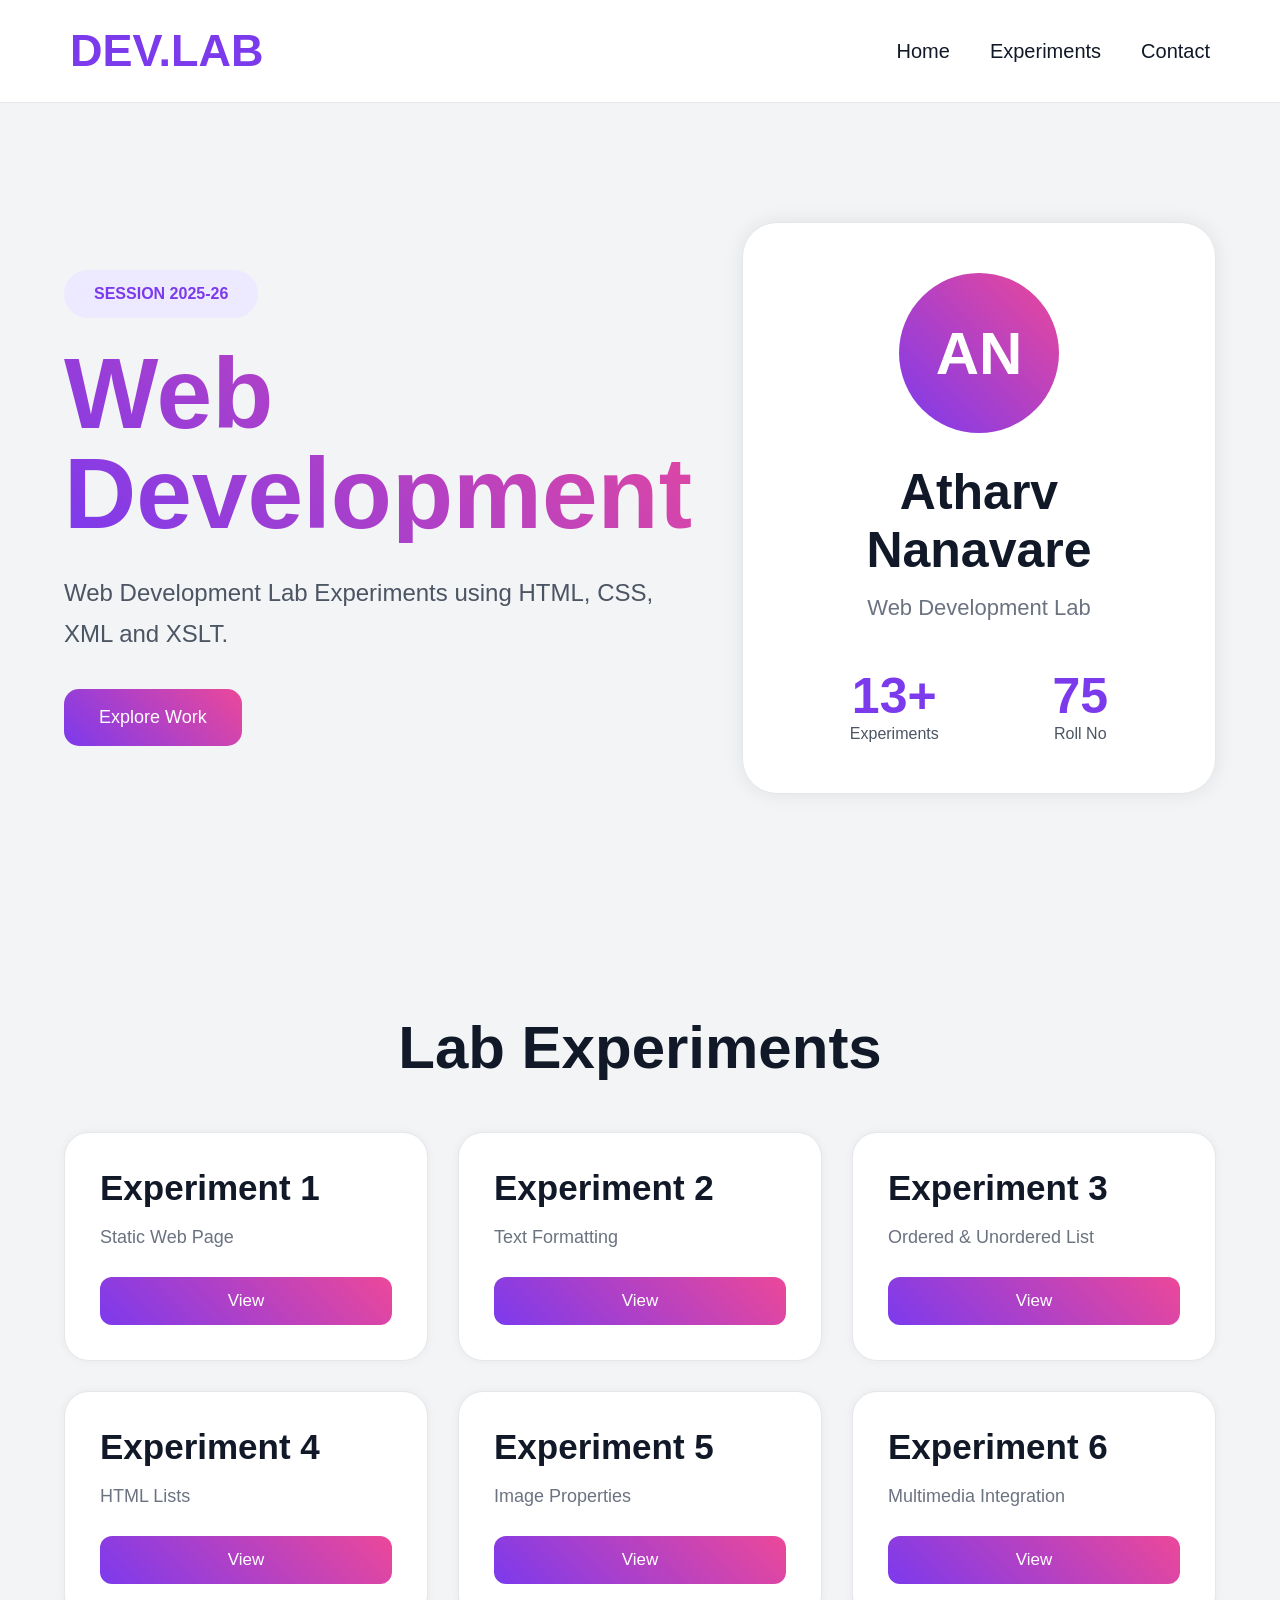
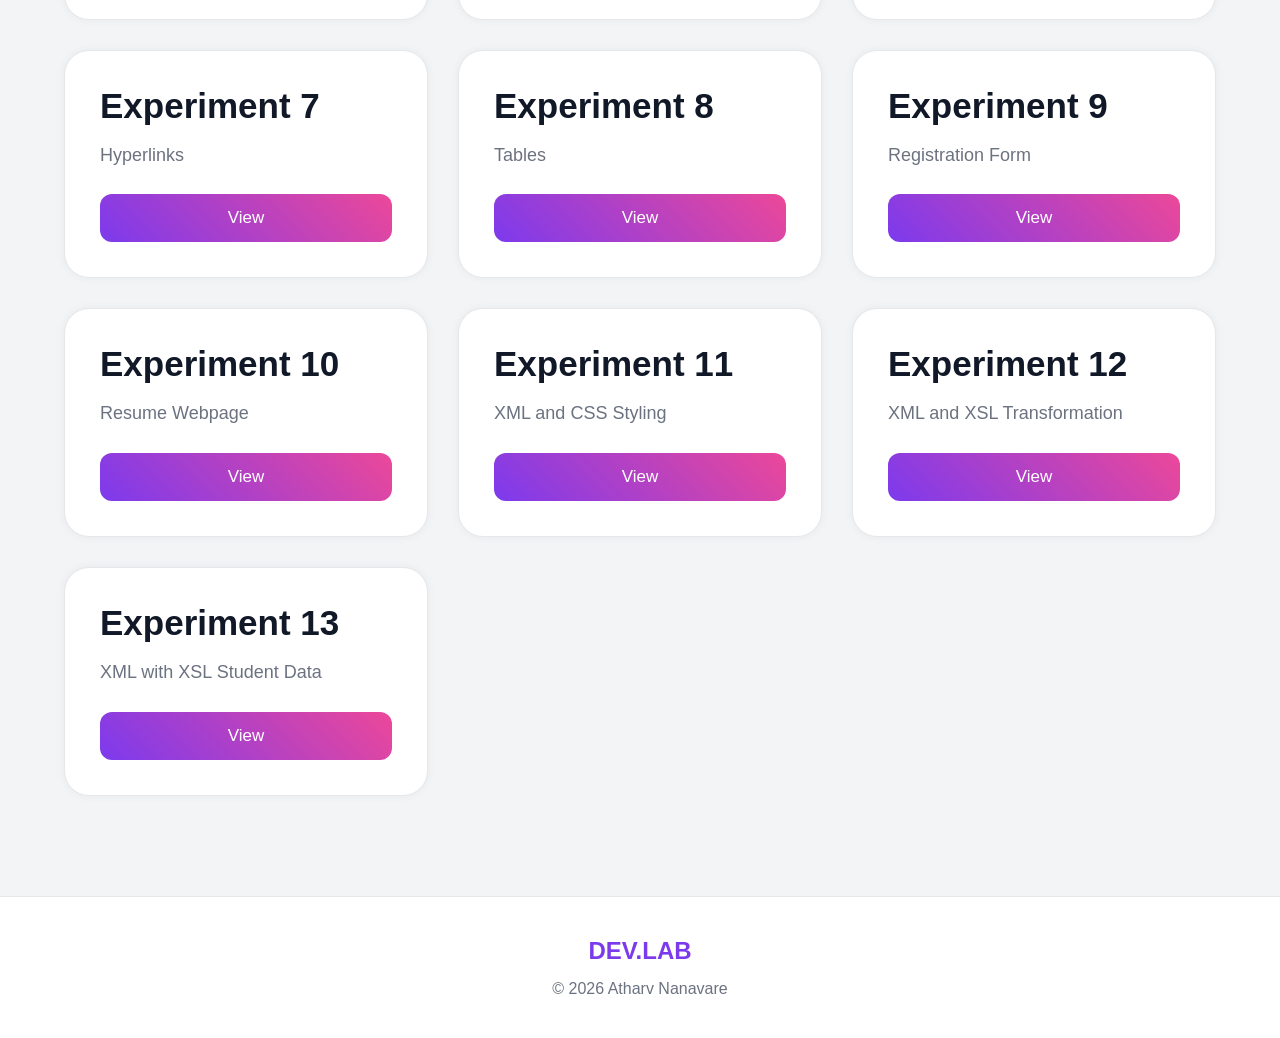
<file: index.html>
<!DOCTYPE html>
<html lang="en">

<head>

    <meta charset="UTF-8">

    <meta name="viewport"
    content="width=device-width, initial-scale=1.0">

    <title>DEV.LAB Portfolio</title>

    <style>

        *{
            margin:0;
            padding:0;
            box-sizing:border-box;
            scroll-behavior:smooth;
        }

        body{

            font-family:Arial,sans-serif;

            background:#f3f4f6;

            color:#111827;
        }

        /* NAVBAR */

        .navbar{

            display:flex;

            justify-content:space-between;

            align-items:center;

            padding:25px 70px;

            background:white;

            border-bottom:1px solid #e5e7eb;

            position:sticky;

            top:0;

            z-index:1000;
        }

        .navbar h1{

            font-size:45px;

            color:#7c3aed;
        }

        .navbar ul{

            display:flex;

            list-style:none;

            gap:40px;
        }

        .navbar a{

            color:#111827;

            text-decoration:none;

            font-size:20px;

            transition:0.3s;
        }

        .navbar a:hover{

            color:#7c3aed;
        }

        /* HERO */

        .hero{

            width:90%;

            margin:auto;

            min-height:90vh;

            display:grid;

            grid-template-columns:1fr 1fr;

            align-items:center;

            gap:50px;
        }

        .badge{

            background:#ede9fe;

            padding:15px 30px;

            border-radius:50px;

            display:inline-block;

            margin-bottom:25px;

            color:#7c3aed;

            font-weight:bold;
        }

        .hero h1{

            font-size:100px;

            line-height:1;

            background:
            linear-gradient(45deg,#7c3aed,#ec4899);

            -webkit-background-clip:text;

            -webkit-text-fill-color:transparent;
        }

        .hero p{

            font-size:24px;

            margin-top:30px;

            color:#4b5563;

            line-height:1.7;
        }

        .hero button{

            margin-top:35px;

            padding:18px 35px;

            border:none;

            border-radius:15px;

            font-size:18px;

            cursor:pointer;

            color:white;

            background:
            linear-gradient(45deg,#7c3aed,#ec4899);

            transition:0.3s;
        }

        .hero button:hover{

            transform:
            translateY(-5px);
        }

        /* PROFILE CARD */

        .profile-card{

            background:white;

            padding:50px;

            border-radius:35px;

            text-align:center;

            border:1px solid #e5e7eb;

            box-shadow:
            0 0 20px rgba(0,0,0,0.08);

            transition:0.3s;
        }

        .profile-card:hover{

            transform:
            translateY(-10px);
        }

        .circle{

            width:160px;

            height:160px;

            border-radius:50%;

            margin:auto;

            background:
            linear-gradient(45deg,#7c3aed,#ec4899);

            display:flex;

            justify-content:center;

            align-items:center;

            font-size:60px;

            font-weight:bold;

            color:white;
        }

        .profile-card h2{

            margin-top:30px;

            font-size:50px;

            color:#111827;
        }

        .profile-card p{

            margin-top:10px;

            color:#6b7280;

            font-size:22px;
        }

        /* STATS */

        .stats{

            display:flex;

            justify-content:space-around;

            margin-top:40px;
        }

        .stats h3{

            font-size:50px;

            color:#7c3aed;
        }

        .stats span{

            color:#4b5563;
        }

        /* EXPERIMENTS */

        .experiments{

            width:90%;

            margin:100px auto;
        }

        .experiments h2{

            font-size:60px;

            margin-bottom:50px;

            text-align:center;

            color:#111827;
        }

        /* CARDS */

        .card-container{

            display:grid;

            grid-template-columns:
            repeat(auto-fit,minmax(280px,1fr));

            gap:30px;
        }

        .card{

            background:white;

            padding:35px;

            border-radius:25px;

            border:1px solid #e5e7eb;

            box-shadow:
            0 0 10px rgba(0,0,0,0.05);

            transition:0.3s;
        }

        .card:hover{

            transform:
            translateY(-10px);

            box-shadow:
            0 0 20px rgba(124,58,237,0.2);
        }

        .card h3{

            font-size:35px;

            color:#111827;
        }

        .card p{

            margin-top:15px;

            color:#6b7280;

            font-size:18px;

            line-height:1.6;
        }

        .card button{

            margin-top:25px;

            width:100%;

            padding:14px;

            border:none;

            border-radius:12px;

            cursor:pointer;

            font-size:17px;

            color:white;

            background:
            linear-gradient(45deg,#7c3aed,#ec4899);

            transition:0.3s;
        }

        .card button:hover{

            transform:scale(1.03);
        }

        /* FOOTER */

        footer{

            text-align:center;

            padding:40px;

            background:white;

            border-top:1px solid #e5e7eb;

            color:#6b7280;
        }

        footer h2{

            color:#7c3aed;

            margin-bottom:15px;
        }

        /* RESPONSIVE */

        @media(max-width:900px){

            .hero{

                grid-template-columns:1fr;

                text-align:center;
            }

            .hero h1{

                font-size:65px;
            }

            .navbar{

                flex-direction:column;

                gap:20px;
            }

            .navbar ul{

                gap:20px;
            }

            .profile-card h2{

                font-size:35px;
            }

            .experiments h2{

                font-size:45px;
            }
        }

    </style>

</head>

<body>

<nav class="navbar">

    <h1>

        DEV.LAB

    </h1>

    <ul>

        <li><a href="#">Home</a></li>

        <li><a href="#experiments">Experiments</a></li>

        <li><a href="#contact">Contact</a></li>

    </ul>

</nav>

<section class="hero">

    <div class="hero-text">

        <span class="badge">

            SESSION 2025-26

        </span>

        <h1>

            Web Development

        </h1>

        <p>

            Web Development Lab Experiments
            using HTML, CSS, XML and XSLT.

        </p>

        <a href="#experiments">

            <button>

                Explore Work

            </button>

        </a>

    </div>

    <div class="profile-card">

        <div class="circle">

            AN

        </div>

        <h2>

            Atharv Nanavare

        </h2>

        <p>

            Web Development Lab

        </p>

        <div class="stats">

            <div>

                <h3>13+</h3>

                <span>Experiments</span>

            </div>

            <div>

                <h3>75</h3>

                <span>Roll No</span>

            </div>

        </div>

    </div>

</section>

<section
class="experiments"
id="experiments">

    <h2>

        Lab Experiments

    </h2>

    <div class="card-container">

        <div class="card">
            <h3>Experiment 1</h3>
            <p>Static Web Page</p>
            <a href="Ex no 1.html">
                <button>View</button>
            </a>
        </div>

        <div class="card">
            <h3>Experiment 2</h3>
            <p>Text Formatting</p>
            <a href="EX NO 2.html">
                <button>View</button>
            </a>
        </div>

        <div class="card">
            <h3>Experiment 3</h3>
            <p>Ordered & Unordered List</p>
            <a href="EX NO 3.html">
                <button>View</button>
            </a>
        </div>

        <div class="card">
            <h3>Experiment 4</h3>
            <p>HTML Lists</p>
            <a href="EX NO 4.html">
                <button>View</button>
            </a>
        </div>

        <div class="card">
            <h3>Experiment 5</h3>
            <p>Image Properties</p>
            <a href="EX NO 5.html">
                <button>View</button>
            </a>
        </div>

        <div class="card">
            <h3>Experiment 6</h3>
            <p>Multimedia Integration</p>
            <a href="EX NO 6.html">
                <button>View</button>
            </a>
        </div>

        <div class="card">
            <h3>Experiment 7</h3>
            <p>Hyperlinks</p>
            <a href="EX NO 7.html">
                <button>View</button>
            </a>
        </div>

        <div class="card">
            <h3>Experiment 8</h3>
            <p>Tables</p>
            <a href="EX NO 8.html">
                <button>View</button>
            </a>
        </div>

        <div class="card">
            <h3>Experiment 9</h3>
            <p>Registration Form</p>
            <a href="EX NO 9.html">
                <button>View</button>
            </a>
        </div>

        <div class="card">
            <h3>Experiment 10</h3>
            <p>Resume Webpage</p>
            <a href="EX NO 10.html">
                <button>View</button>
            </a>
        </div>

        <div class="card">
            <h3>Experiment 11</h3>
            <p>XML and CSS Styling</p>
            <a href="Ex no 11/books.xml">
                <button>View</button>
            </a>
        </div>

        <div class="card">
            <h3>Experiment 12</h3>
            <p>XML and XSL Transformation</p>
            <a href="Exp no 12/catout.html">
                <button>View</button>
            </a>
        </div>

        <div class="card">
            <h3>Experiment 13</h3>
            <p>XML with XSL Student Data</p>
            <a href="Exp no 13/student.xml">
                <button>View</button>
            </a>
        </div>

    </div>

</section>

<footer id="contact">

    <h2>

        DEV.LAB

    </h2>

    <p>

        © 2026 Atharv Nanavare

    </p>

</footer>

</body>

</html>
</file>
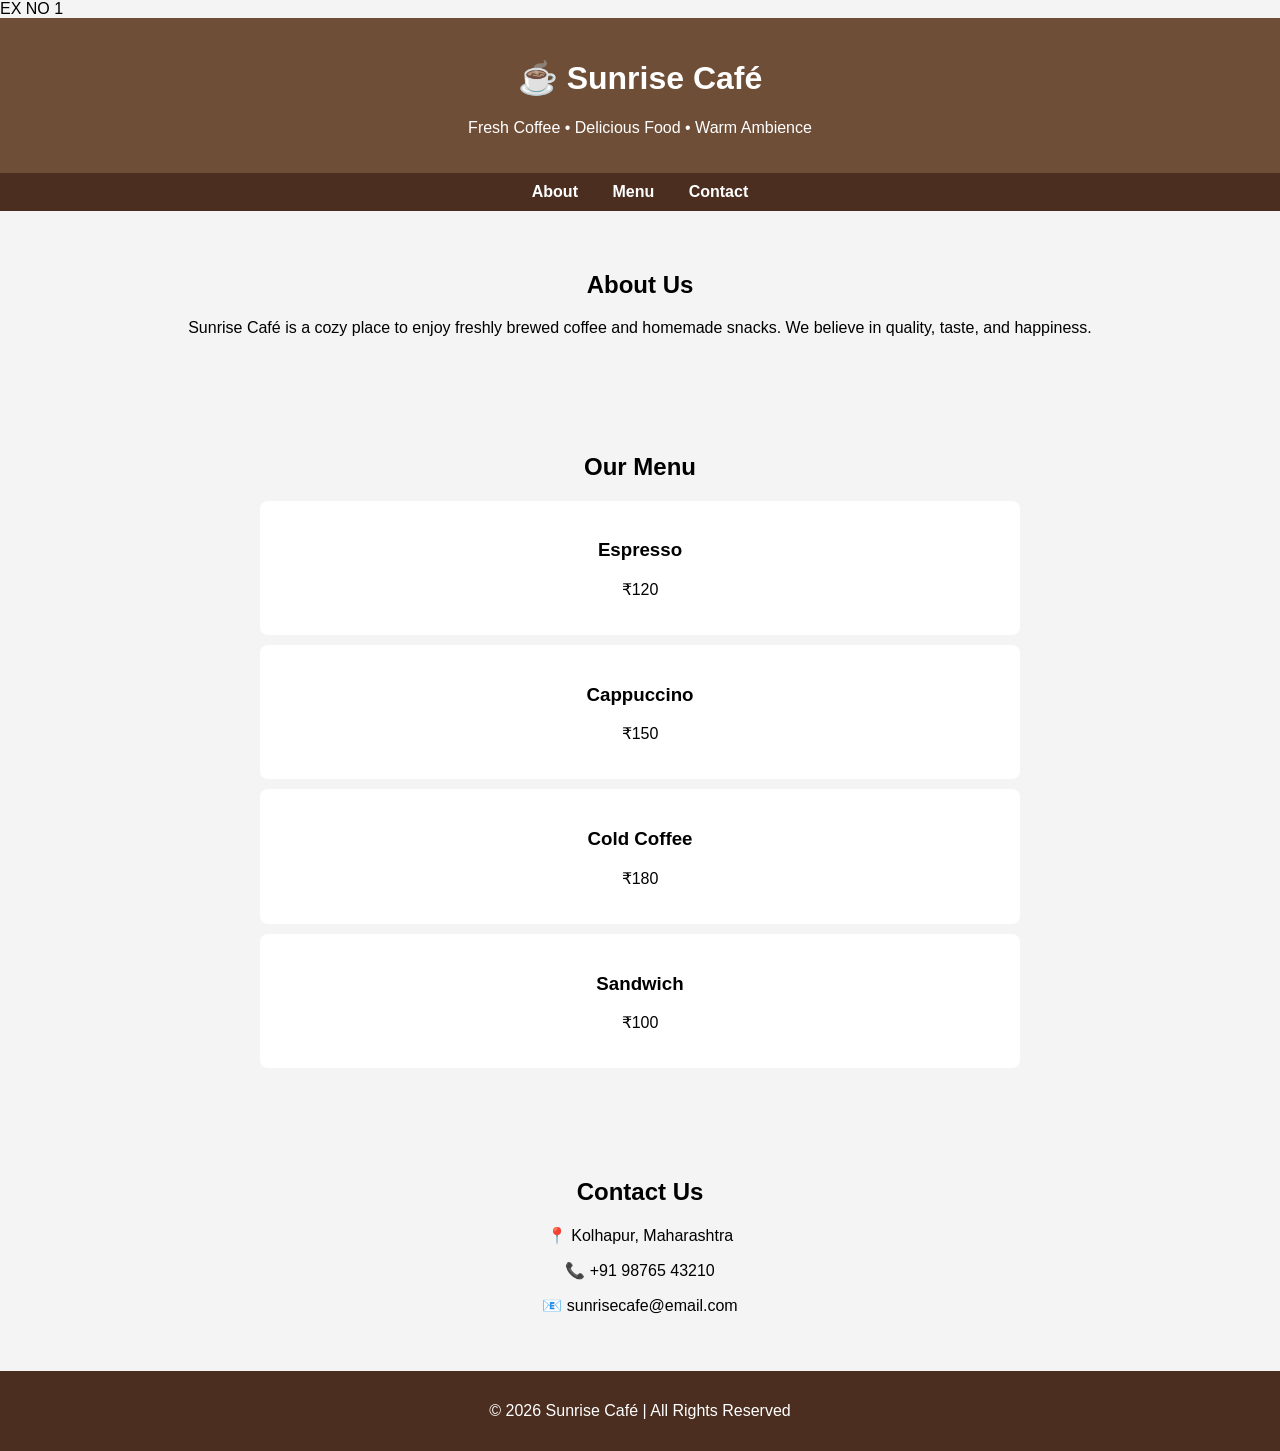
<file: Ex no 1.html>
EX NO 1
<!DOCTYPE html>
<html lang="en">
<head>
    <meta charset="UTF-8">
    <title>Sunrise Café</title>
    <style>
        body {
            margin: 0;
            font-family: Arial, sans-serif;
            background-color: #f4f4f4;
        }
        header {
            background: #6f4e37;
            color: white;
            padding: 20px;
            text-align: center;
        }
        nav {
            background: #4b2e20;
            padding: 10px;
            text-align: center;
        }
        nav a {
            color: white;
            margin: 15px;
            text-decoration: none;
            font-weight: bold;
        }
        section {
            padding: 40px;
            text-align: center;
        }
        .menu-item {
            background: white;
            padding: 20px;
            margin: 10px auto;
            width: 60%;
            border-radius: 8px;
        }
        footer {
            background: #4b2e20;
            color: white;
            text-align: center;
            padding: 15px;
        }
    </style>
</head>

<body>

<header>
    <h1>☕ Sunrise Café</h1>
    <p>Fresh Coffee • Delicious Food • Warm Ambience</p>
</header>

<nav>
    <a href="#about">About</a>
    <a href="#menu">Menu</a>
    <a href="#contact">Contact</a>
</nav>

<section id="about">
    <h2>About Us</h2>
    <p>Sunrise Café is a cozy place to enjoy freshly brewed coffee and homemade snacks.
       We believe in quality, taste, and happiness.</p>
</section>

<section id="menu">
    <h2>Our Menu</h2>

    <div class="menu-item">
        <h3>Espresso</h3>
        <p>₹120</p>
    </div>

    <div class="menu-item">
        <h3>Cappuccino</h3>
        <p>₹150</p>
    </div>

    <div class="menu-item">
        <h3>Cold Coffee</h3>
        <p>₹180</p>
    </div>

    <div class="menu-item">
        <h3>Sandwich</h3>
        <p>₹100</p>
    </div>
</section>

<section id="contact">
    <h2>Contact Us</h2>
    <p>📍 Kolhapur, Maharashtra</p>
    <p>📞 +91 98765 43210</p>
    <p>📧 sunrisecafe@email.com</p>
</section>

<footer>
    <p>© 2026 Sunrise Café | All Rights Reserved</p>
</footer>

</body>
</html>
</file>
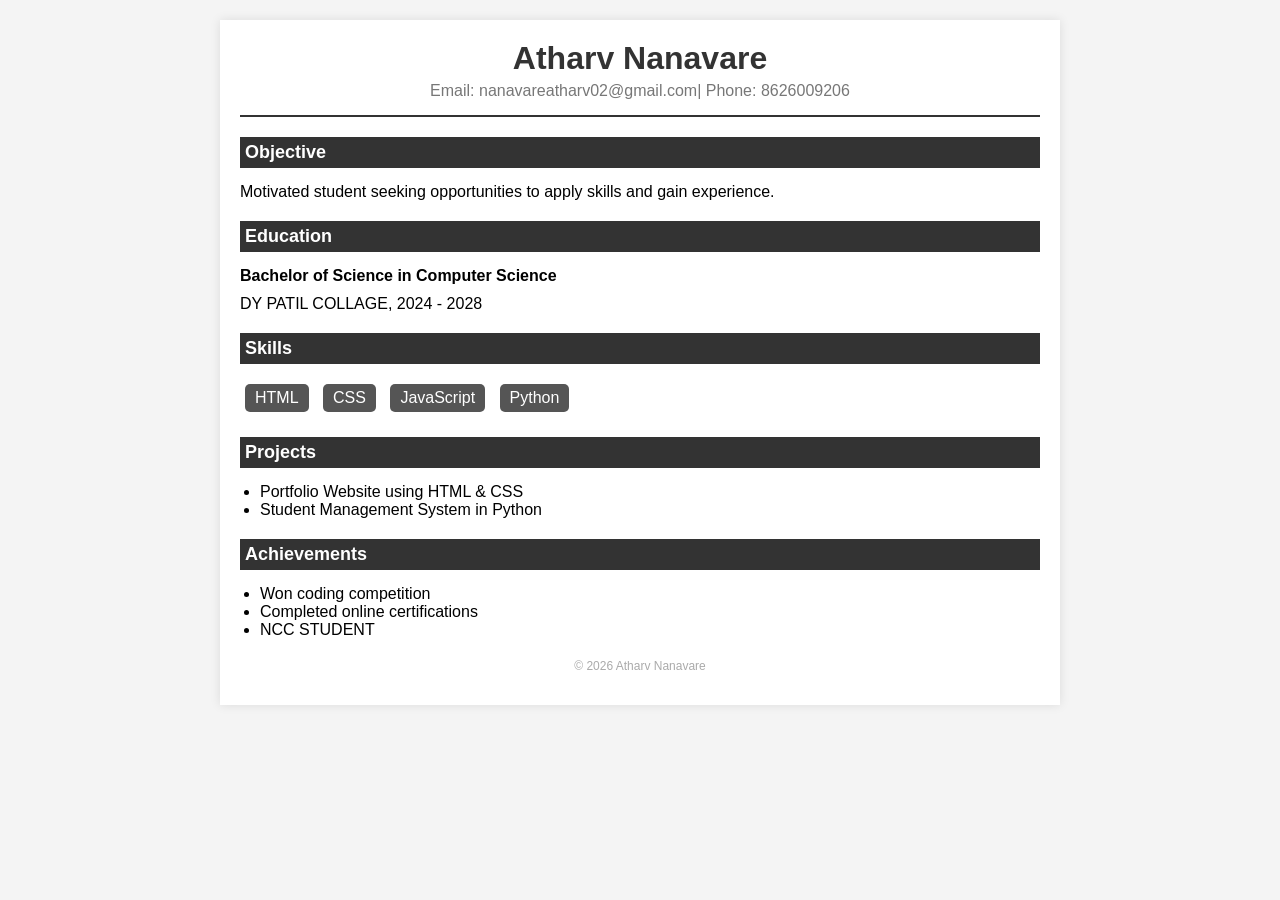
<file: EX NO 10.html>
<!DOCTYPE html>
<html lang="en">
<head>
    <meta charset="UTF-8">
    <title>Student Resume</title>
    <style>
        body {
            font-family: Arial, sans-serif;
            margin: 0;
            padding: 0;
            background-color: #f4f4f4;
        }

        .container {
            width: 800px;
            margin: 20px auto;
            background: #fff;
            padding: 20px;
            box-shadow: 0 0 10px rgba(0,0,0,0.1);
        }

        .header {
            text-align: center;
            border-bottom: 2px solid #333;
            padding-bottom: 10px;
        }

        .header h1 {
            margin: 0;
            color: #333;
        }

        .header p {
            margin: 5px 0;
            color: #777;
        }

        .section {
            margin: 20px 0;
        }

        .section h2 {
            background: #333;
            color: #fff;
            padding: 5px;
            font-size: 18px;
        }

        .section p, .section ul {
            margin: 10px 0;
        }

        ul {
            padding-left: 20px;
        }

        .skills span {
            display: inline-block;
            background: #555;
            color: #fff;
            padding: 5px 10px;
            margin: 5px;
            border-radius: 5px;
        }

        .footer {
            text-align: center;
            font-size: 12px;
            color: #aaa;
            margin-top: 20px;
        }
    </style>
</head>
<body>

<div class="container">
    <div class="header">
        <h1>Atharv Nanavare</h1>
        <p>Email: nanavareatharv02@gmail.com| Phone: 8626009206</p>
    </div>

    <div class="section">
        <h2>Objective</h2>
        <p>Motivated student seeking opportunities to apply skills and gain experience.</p>
    </div>

    <div class="section">
        <h2>Education</h2>
        <p><strong>Bachelor of Science in Computer Science</strong></p>
        <p>DY PATIL COLLAGE, 2024 - 2028</p>
    </div>

    <div class="section">
        <h2>Skills</h2>
        <div class="skills">
            <span>HTML</span>
            <span>CSS</span>
            <span>JavaScript</span>
            <span>Python</span>
        </div>
    </div>

    <div class="section">
        <h2>Projects</h2>
        <ul>
            <li>Portfolio Website using HTML & CSS</li>
            <li>Student Management System in Python</li>
        </ul>
    </div>

    <div class="section">
        <h2>Achievements</h2>
        <ul>
            <li>Won coding competition</li>
            <li>Completed online certifications</li>
            <li> NCC STUDENT</li>
        </ul>
    </div>

    <div class="footer">
        <p>© 2026 Atharv Nanavare</p>
    </div>
</div>

</body>
</html>
</file>
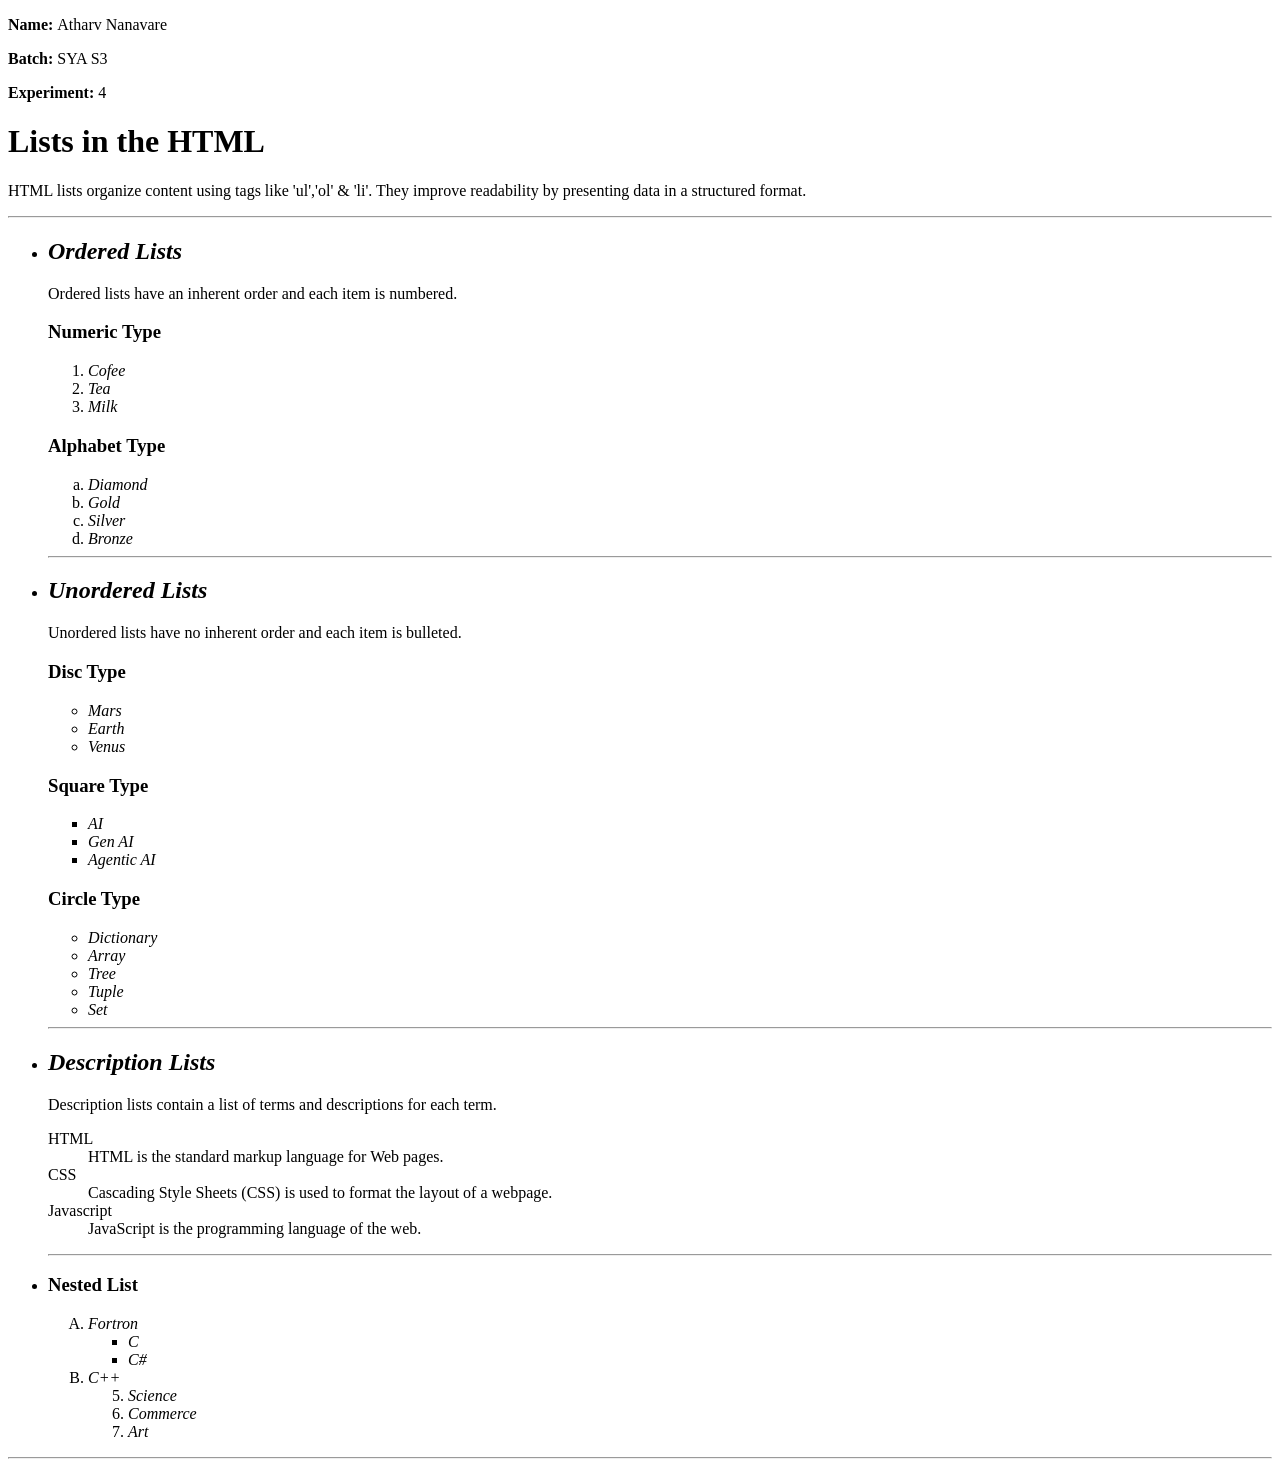
<file: EX NO 4.html>
<!DOCTYPE html>
<html lang="en">
    <head>
        <title>
            Lists in the HTML
        </title>
    </head>
    <body>
      <p><b>Name: </b>Atharv Nanavare</p>
      <p><b>Batch: </b>SYA S3</p>
      <p><b>Experiment: </b>4</p>
        <h1>Lists in the HTML</h1>
        <p>HTML lists organize content using tags like 'ul','ol' & 'li'. They improve readability by presenting data in a structured format. </p>
        <hr>
        <ul><li><h2><em>Ordered Lists</em></h2></li>
        <p> Ordered lists have an inherent order and each item is numbered.</p>
        <h3>Numeric Type</h3>
        <ol>
            <li><i>Cofee</i></li>
            <li><i>Tea</i></li>
            <li><i>Milk</i></li>
        </ol>
        <h3>Alphabet Type</h3>
        <ol type="a">
            <li><i>Diamond</i></li>
            <li><i>Gold</i></li>
            <li><i>Silver</i></li>
            <li><i>Bronze</i></li>
        </ol>
        <hr>
        <li><h2><em>Unordered Lists</em></h2></li>
        <p>Unordered lists have no inherent order and each item is bulleted.</p>
        <h3>Disc Type</h3>
        <ul>
            <li><i>Mars</i></li>
             <li><i>Earth</i></li>
              <li><i>Venus</i></li>
        </ul>
        <h3>Square Type</h3>
        <ul type=square>
              <li><i>AI</i></li>
               <li><i>Gen AI</i></li>
                <li><i>Agentic AI</i></li>
        </ul>
        <h3>Circle Type</h3>
        <ul type=circle>
             <li><i>Dictionary</i></li>
             <li><i>Array</i></li>
             <li><i>Tree</i></li>
             <li><i>Tuple</i></li>
              <li><i>Set</i></li> 
        </ul>
        <hr>
        <li><h2><em>Description Lists</em></h2></li>
        <p>Description lists contain a list of terms and descriptions for each term.</p>
        <dl>
            <dt>HTML</dt>
            <dd>HTML is the standard markup language for Web pages.</dd>
            <dt>CSS</dt>
            <dd>Cascading Style Sheets (CSS) is used to format the layout of a webpage.</dd>
            <dt>Javascript</dt>
            <dd>JavaScript is the programming language of the web.</dd>
        </dl>
<hr>
        <li><h3><b>Nested List</b></h3></li>
         <ol type="A">
            <li><i>Fortron</i></li>
            <ul><li><i>C</i></li>
            <li><i>C#</i></li></ul>
            <li><i>C++</i></li>
        
        <ol type=1 start=5>
            <li><i>Science</i></li>
             <li><i>Commerce</i></li>
              <li><i>Art</i></li>
        </ol>
        </ol>
        </ul>
        <hr>
    </body>
</html>
</file>
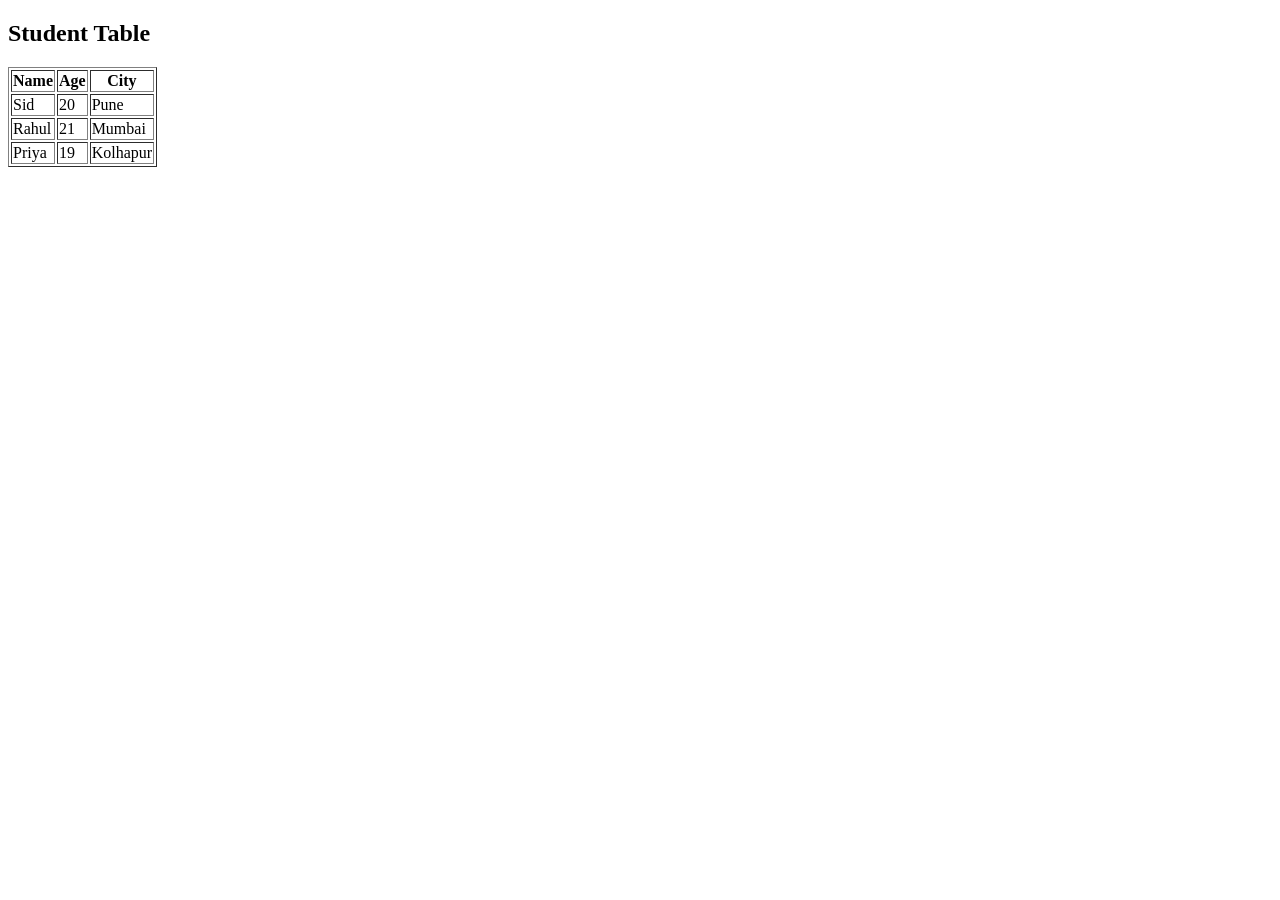
<file: EX NO 8.html>
<!DOCTYPE html>
<html>
<head>
    <title>Table Example</title>
</head>
<body>

<h2>Student Table</h2>

<table border="1">
    <tr>
        <th>Name</th>
        <th>Age</th>
        <th>City</th>
    </tr>

    <tr>
        <td>Sid</td>
        <td>20</td>
        <td>Pune</td>
    </tr>

    <tr>
        <td>Rahul</td>
        <td>21</td>
        <td>Mumbai</td>
    </tr>

    <tr>
        <td>Priya</td>
        <td>19</td>
        <td>Kolhapur</td>
    </tr>

</table>

</body>
</html>
</file>
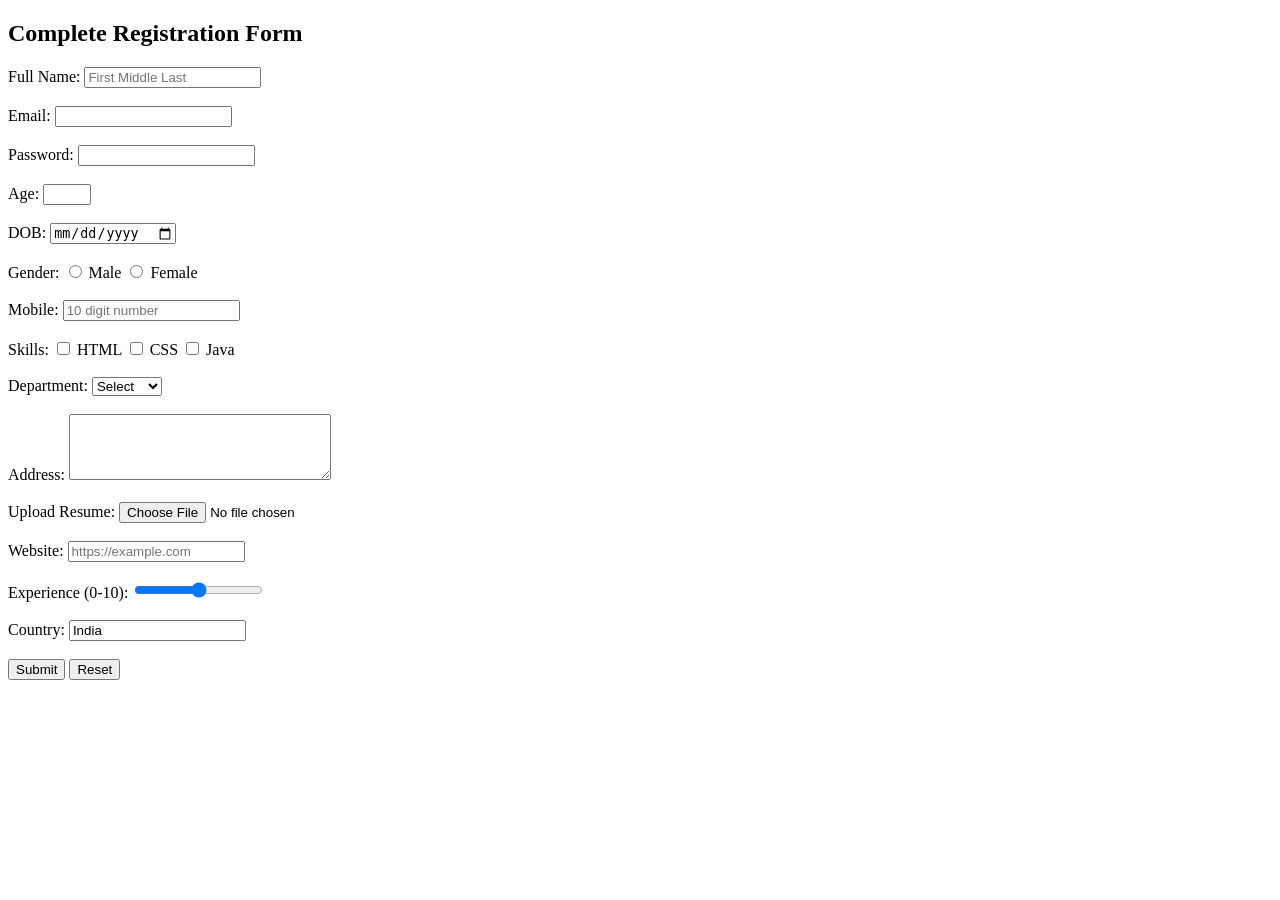
<file: EX NO 9.html>
<!DOCTYPE html>
<html>
<head>
    <title>Validated Form</title>
</head>
<body>

<h2>Complete Registration Form</h2>

<form action="submit.php" method="post">

    <!-- Full Name (First Middle Last) -->
    Full Name:
    <input type="text" name="fullname" 
    placeholder="First Middle Last"
    pattern="[A-Za-z]{3,} [A-Za-z]{3,} [A-Za-z]{3,}" 
    title="Enter First Middle Last name (min 3 letters each)" 
    required>
    <br><br>

    <!-- Email -->
    Email:
    <input type="email" name="email" required>
    <br><br>

    <!-- Password -->
    Password:
    <input type="password" name="password" 
    minlength="6" maxlength="12" required>
    <br><br>

    <!-- Age -->
    Age:
    <input type="number" name="age" min="18" max="60" required>
    <br><br>

    <!-- Date -->
    DOB:
    <input type="date" name="dob" required>
    <br><br>

    <!-- Gender -->
    Gender:
    <input type="radio" name="gender" value="male" required> Male
    <input type="radio" name="gender" value="female"> Female
    <br><br>

    <!-- Mobile Number (10 digits) -->
    Mobile:
    <input type="tel" name="phone" 
    pattern="[0-9]{10}" 
    maxlength="10"
    placeholder="10 digit number"
    title="Enter exactly 10 digits"
    required>
    <br><br>

    <!-- Skills (at least one required using required in first checkbox) -->
    Skills:
    <input type="checkbox" name="skill" value="html" required> HTML
    <input type="checkbox" name="skill" value="css"> CSS
    <input type="checkbox" name="skill" value="java"> Java
    <br><br>

    <!-- Department -->
    Department:
    <select name="dept" required>
        <option value="">Select</option>
        <option>HR</option>
        <option>IT</option>
        <option>Finance</option>
    </select>
    <br><br>

    <!-- Address -->
    Address:
    <textarea name="address" rows="4" cols="30" required></textarea>
    <br><br>

    <!-- File Upload -->
    Upload Resume:
    <input type="file" name="file" accept=".pdf,.doc,.docx" required>
    <br><br>

    <!-- Website -->
    Website:
    <input type="url" name="website" placeholder="https://example.com">
    <br><br>

    <!-- Experience -->
    Experience (0-10):
    <input type="range" name="exp" min="0" max="10">
    <br><br>

    <!-- Country -->
    Country:
    <input type="text" value="India" readonly>
    <br><br>

    <!-- Hidden -->
    <input type="hidden" name="userid" value="101">

    <!-- Buttons -->
    <input type="submit" value="Submit">
    <input type="reset" value="Reset">

</form>

</body>
</html>
</file>
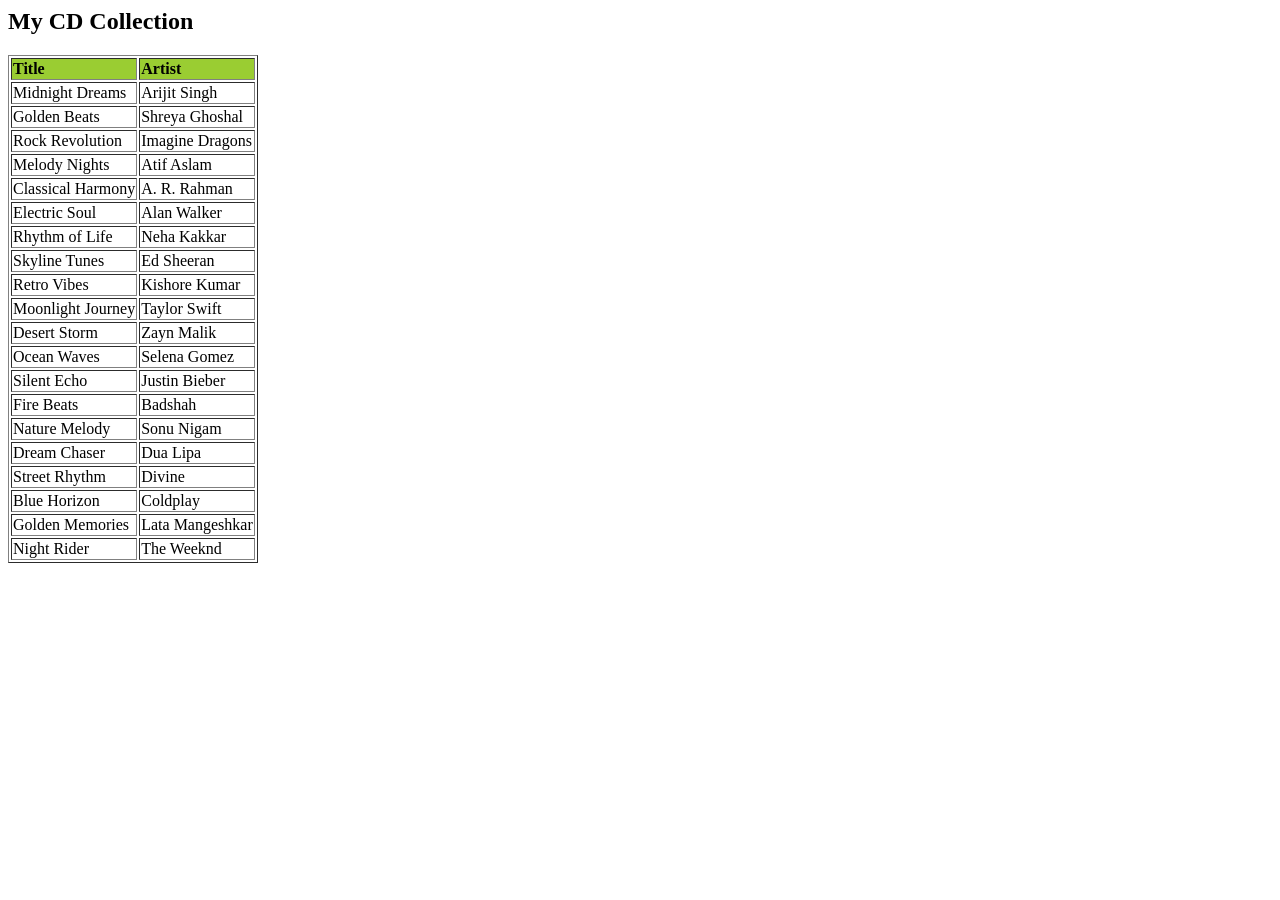
<file: Exp no 12/catout.html>
<html>
  <body>

    <h2>My CD Collection</h2>

    <table border="1">

      <tr bgcolor="#9acd32">
        <th style="text-align:left">Title</th>
        <th style="text-align:left">Artist</th>
      </tr>

      <tr>
        <td>Midnight Dreams</td>
        <td>Arijit Singh</td>
      </tr>

      <tr>
        <td>Golden Beats</td>
        <td>Shreya Ghoshal</td>
      </tr>

      <tr>
        <td>Rock Revolution</td>
        <td>Imagine Dragons</td>
      </tr>

      <tr>
        <td>Melody Nights</td>
        <td>Atif Aslam</td>
      </tr>

      <tr>
        <td>Classical Harmony</td>
        <td>A. R. Rahman</td>
      </tr>

      <tr>
        <td>Electric Soul</td>
        <td>Alan Walker</td>
      </tr>

      <tr>
        <td>Rhythm of Life</td>
        <td>Neha Kakkar</td>
      </tr>

      <tr>
        <td>Skyline Tunes</td>
        <td>Ed Sheeran</td>
      </tr>

      <tr>
        <td>Retro Vibes</td>
        <td>Kishore Kumar</td>
      </tr>

      <tr>
        <td>Moonlight Journey</td>
        <td>Taylor Swift</td>
      </tr>

      <tr>
        <td>Desert Storm</td>
        <td>Zayn Malik</td>
      </tr>

      <tr>
        <td>Ocean Waves</td>
        <td>Selena Gomez</td>
      </tr>

      <tr>
        <td>Silent Echo</td>
        <td>Justin Bieber</td>
      </tr>

      <tr>
        <td>Fire Beats</td>
        <td>Badshah</td>
      </tr>

      <tr>
        <td>Nature Melody</td>
        <td>Sonu Nigam</td>
      </tr>

      <tr>
        <td>Dream Chaser</td>
        <td>Dua Lipa</td>
      </tr>

      <tr>
        <td>Street Rhythm</td>
        <td>Divine</td>
      </tr>

      <tr>
        <td>Blue Horizon</td>
        <td>Coldplay</td>
      </tr>

      <tr>
        <td>Golden Memories</td>
        <td>Lata Mangeshkar</td>
      </tr>

      <tr>
        <td>Night Rider</td>
        <td>The Weeknd</td>
      </tr>

    </table>

  </body>
</html>
</file>
